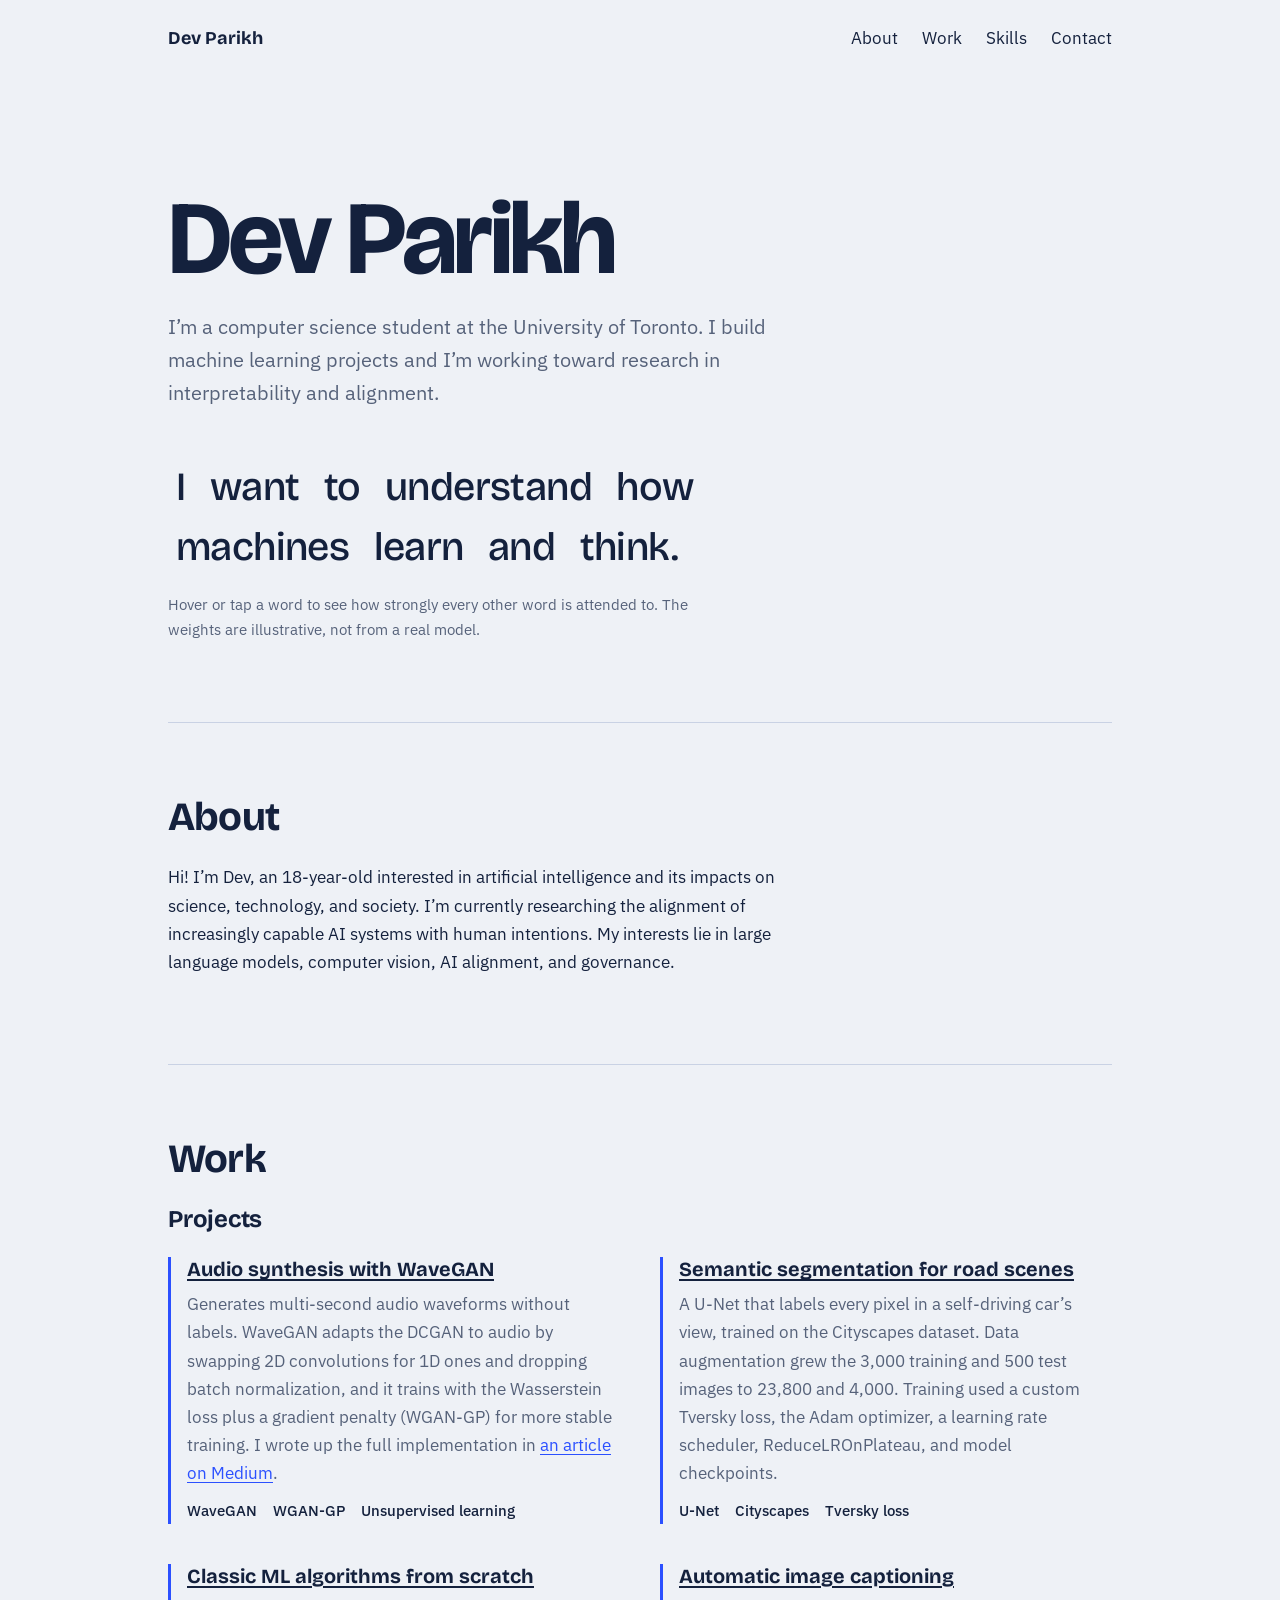
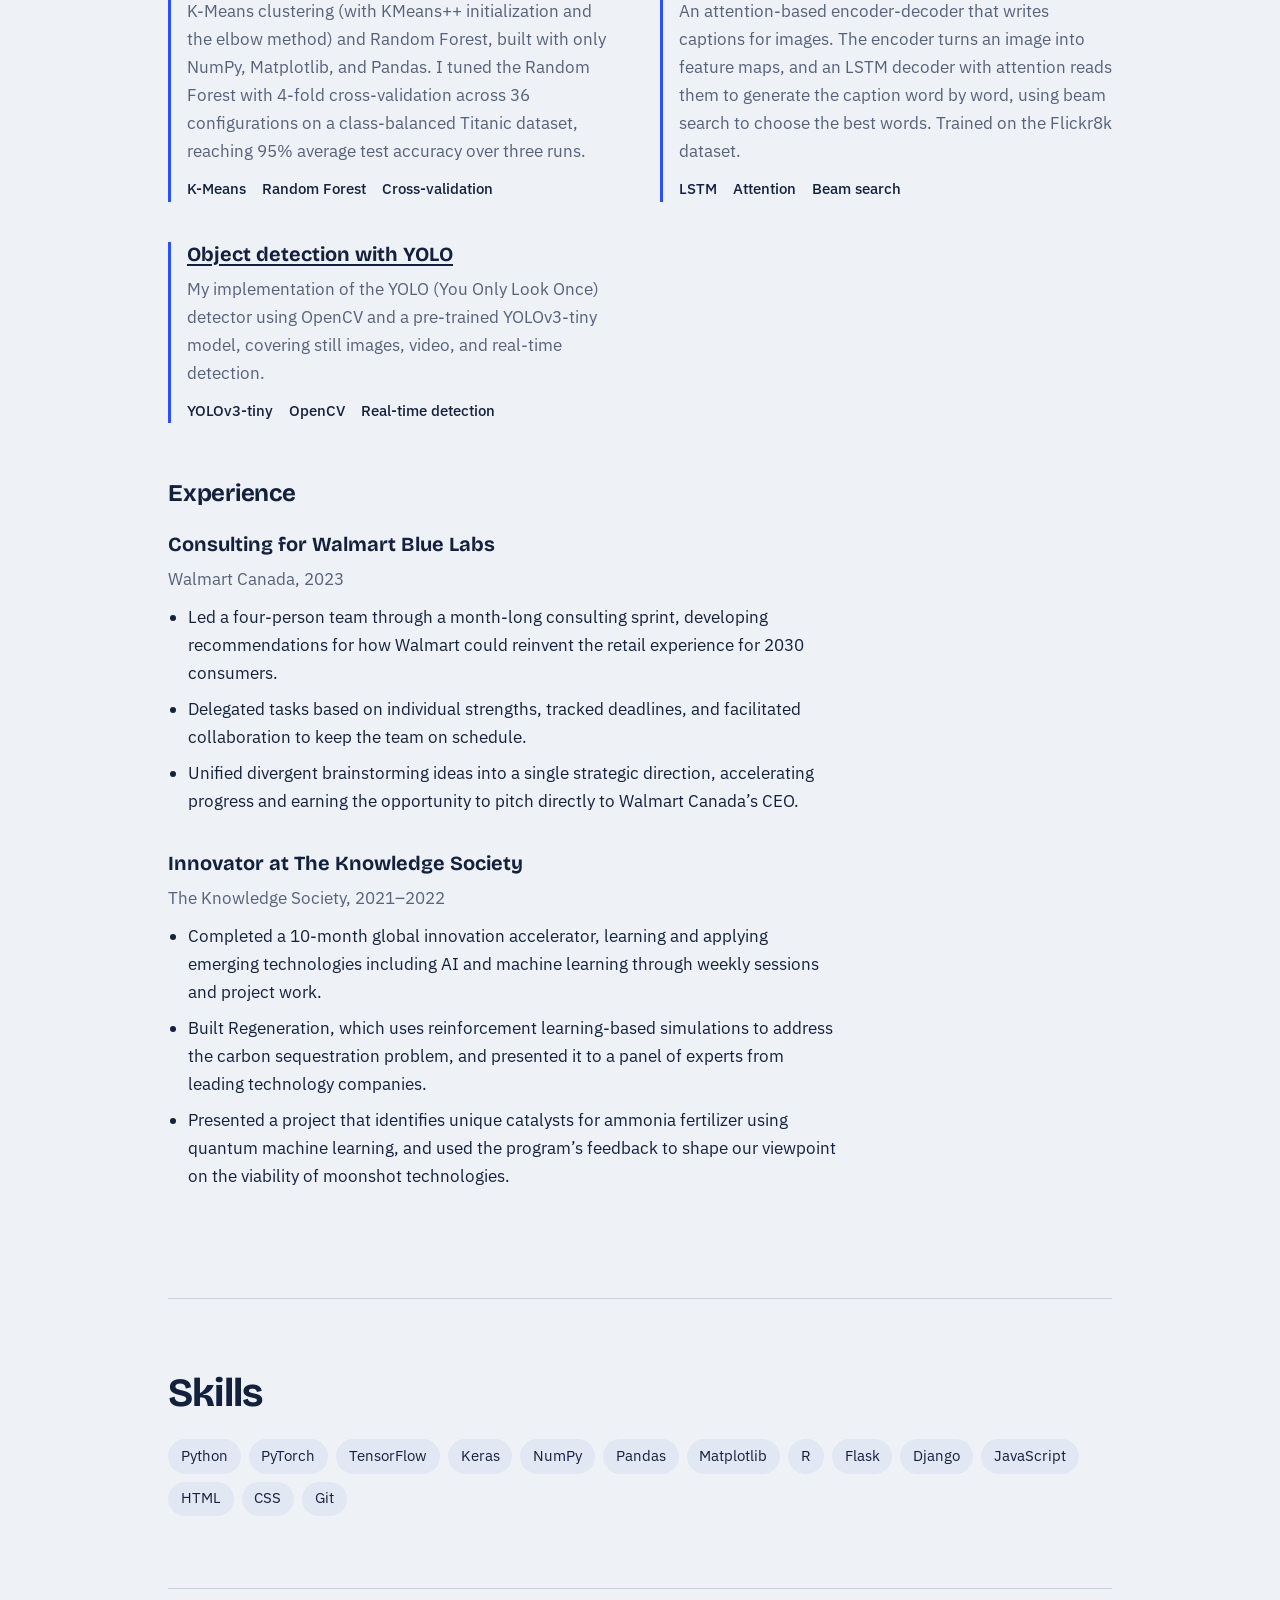
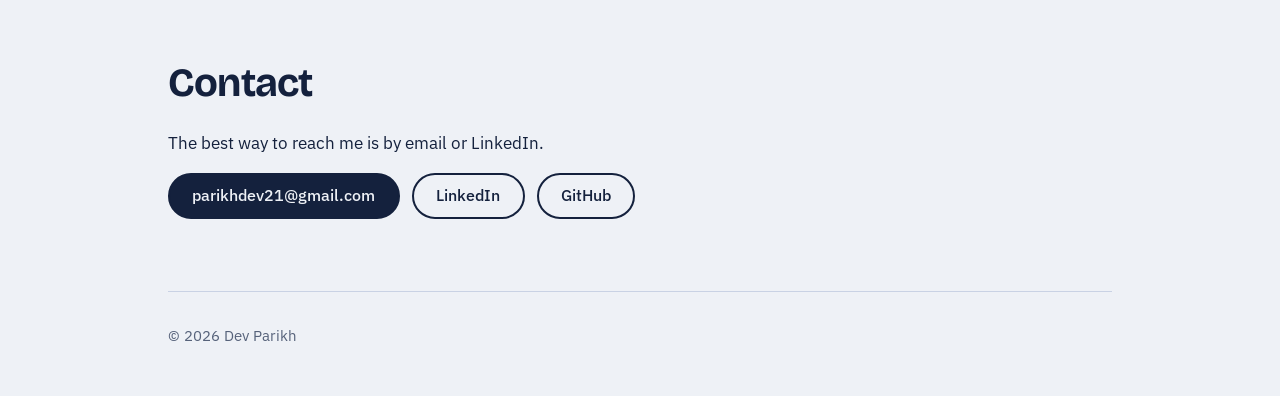
<file: index.html>
<!DOCTYPE html>
<html lang="en">
<head>
<meta charset="utf-8">
<meta name="viewport" content="width=device-width, initial-scale=1, viewport-fit=cover">
<title>Dev Parikh</title>
<meta name="description" content="Dev Parikh is a computer science student at the University of Toronto working toward interpretability and alignment research.">
<link rel="preconnect" href="https://fonts.googleapis.com">
<link rel="preconnect" href="https://fonts.gstatic.com" crossorigin>
<link href="https://fonts.googleapis.com/css2?family=Bricolage+Grotesque:opsz,wght@12..96,500;12..96,700&family=IBM+Plex+Sans:wght@400;500&display=swap" rel="stylesheet">
<link rel="stylesheet" href="style.css">
</head>
<body>
<div class="wrap">
  <nav aria-label="Main">
    <strong>Dev Parikh</strong>
    <ul>
      <li><a href="#about">About</a></li>
      <li><a href="#work">Work</a></li>
      <li><a href="#skills">Skills</a></li>
      <li><a href="#contact">Contact</a></li>
    </ul>
  </nav>

  <header class="hero">
    <h1>Dev Parikh</h1>
    <p class="lede">I’m a computer science student at the University of Toronto. I build machine learning projects and I’m working toward research in interpretability and alignment.</p>
    <p class="attn" id="attn" aria-label="I want to understand how machines learn and think."></p>
    <p class="hint">Hover or tap a word to see how strongly every other word is attended to. The weights are illustrative, not from a real model.</p>
  </header>

  <section id="about">
    <h2>About</h2>
    <p>Hi! I’m Dev, an 18-year-old interested in artificial intelligence and its impacts on science, technology, and society. I’m currently researching the alignment of increasingly capable AI systems with human intentions. My interests lie in large language models, computer vision, AI alignment, and governance.</p>
  </section>

  <section id="work">
    <h2>Work</h2>
    <h3 class="sub first">Projects</h3>
    <div class="projects">
      <article class="item proj">
        <h4><a href="https://github.com/devparikh/Audio-Synthesis-GANs">Audio synthesis with WaveGAN</a></h4>
        <p>Generates multi-second audio waveforms without labels. WaveGAN adapts the DCGAN to audio by swapping 2D convolutions for 1D ones and dropping batch normalization, and it trains with the Wasserstein loss plus a gradient penalty (WGAN-GP) for more stable training. I wrote up the full implementation in <a href="https://devparikh21.medium.com/synthesizing-realistic-audio-using-wavegans-49ec42a80340">an article on Medium</a>.</p>
        <ul class="tags"><li>WaveGAN</li><li>WGAN-GP</li><li>Unsupervised learning</li></ul>
      </article>
      <article class="item proj">
        <h4><a href="https://github.com/devparikh/Semantic-Segmentation-Road-Scenes">Semantic segmentation for road scenes</a></h4>
        <p>A U-Net that labels every pixel in a self-driving car’s view, trained on the Cityscapes dataset. Data augmentation grew the 3,000 training and 500 test images to 23,800 and 4,000. Training used a custom Tversky loss, the Adam optimizer, a learning rate scheduler, ReduceLROnPlateau, and model checkpoints.</p>
        <ul class="tags"><li>U-Net</li><li>Cityscapes</li><li>Tversky loss</li></ul>
      </article>
      <article class="item proj">
        <h4><a href="https://github.com/devparikh/Classic-ML-Algorithms-From-Scratch">Classic ML algorithms from scratch</a></h4>
        <p>K-Means clustering (with KMeans++ initialization and the elbow method) and Random Forest, built with only NumPy, Matplotlib, and Pandas. I tuned the Random Forest with 4-fold cross-validation across 36 configurations on a class-balanced Titanic dataset, reaching 95% average test accuracy over three runs.</p>
        <ul class="tags"><li>K-Means</li><li>Random Forest</li><li>Cross-validation</li></ul>
      </article>
      <article class="item proj">
        <h4><a href="https://github.com/devparikh/Automatic-Image-Captioning">Automatic image captioning</a></h4>
        <p>An attention-based encoder-decoder that writes captions for images. The encoder turns an image into feature maps, and an LSTM decoder with attention reads them to generate the caption word by word, using beam search to choose the best words. Trained on the Flickr8k dataset.</p>
        <ul class="tags"><li>LSTM</li><li>Attention</li><li>Beam search</li></ul>
      </article>
      <article class="item proj">
        <h4><a href="https://github.com/devparikh/Object-Detection-with-YOLO">Object detection with YOLO</a></h4>
        <p>My implementation of the YOLO (You Only Look Once) detector using OpenCV and a pre-trained YOLOv3-tiny model, covering still images, video, and real-time detection.</p>
        <ul class="tags"><li>YOLOv3-tiny</li><li>OpenCV</li><li>Real-time detection</li></ul>
      </article>
    </div>

    <h3 class="sub">Experience</h3>
    <article class="exp">
      <h4>Consulting for Walmart Blue Labs</h4>
      <p class="when">Walmart Canada, 2023</p>
      <ul>
        <li>Led a four-person team through a month-long consulting sprint, developing recommendations for how Walmart could reinvent the retail experience for 2030 consumers.</li>
        <li>Delegated tasks based on individual strengths, tracked deadlines, and facilitated collaboration to keep the team on schedule.</li>
        <li>Unified divergent brainstorming ideas into a single strategic direction, accelerating progress and earning the opportunity to pitch directly to Walmart Canada’s CEO.</li>
      </ul>
    </article>
    <article class="exp">
      <h4>Innovator at The Knowledge Society</h4>
      <p class="when">The Knowledge Society, 2021–2022</p>
      <ul>
        <li>Completed a 10-month global innovation accelerator, learning and applying emerging technologies including AI and machine learning through weekly sessions and project work.</li>
        <li>Built Regeneration, which uses reinforcement learning-based simulations to address the carbon sequestration problem, and presented it to a panel of experts from leading technology companies.</li>
        <li>Presented a project that identifies unique catalysts for ammonia fertilizer using quantum machine learning, and used the program’s feedback to shape our viewpoint on the viability of moonshot technologies.</li>
      </ul>
    </article>
  </section>

  <section id="skills">
    <h2>Skills</h2>
    <ul class="skills">
      <li>Python</li><li>PyTorch</li><li>TensorFlow</li><li>Keras</li><li>NumPy</li><li>Pandas</li><li>Matplotlib</li><li>R</li><li>Flask</li><li>Django</li><li>JavaScript</li><li>HTML</li><li>CSS</li><li>Git</li>
    </ul>
  </section>

  <section id="contact">
    <h2>Contact</h2>
    <p>The best way to reach me is by email or LinkedIn.</p>
    <ul class="links">
      <li><a class="btn btn-primary" href="mailto:parikhdev21@gmail.com">parikhdev21@gmail.com</a></li>
      <li><a class="btn" href="https://www.linkedin.com/in/dev-parikh-283b34209/">LinkedIn</a></li>
      <li><a class="btn" href="https://github.com/devparikh">GitHub</a></li>
    </ul>
  </section>

  <footer>© 2026 Dev Parikh</footer>
</div>

<script src="script.js" defer></script>
</body>
</html>
</file>
<file: style.css>
:root{
  --bg:#EEF1F6; --surface:#E2E8F3; --ink:#14213D; --muted:#56627A; --accent:#2B50FF; --line:#C9D2E4;
  --display:"Bricolage Grotesque","Helvetica Neue",Arial,sans-serif;
  --body:"IBM Plex Sans","Helvetica Neue",Arial,sans-serif;
  box-sizing:border-box;
  padding-top:env(safe-area-inset-top,0px);
  padding-bottom:env(safe-area-inset-bottom,0px);
}
@media (prefers-color-scheme:dark){
  :root:not([data-theme="light"]){--bg:#0D1322;--surface:#16203A;--ink:#E8ECF8;--muted:#9AA6C2;--accent:#8FA6FF;--line:#26324F}
}
:root[data-theme="dark"]{--bg:#0D1322;--surface:#16203A;--ink:#E8ECF8;--muted:#9AA6C2;--accent:#8FA6FF;--line:#26324F}
*,*::before,*::after{box-sizing:inherit}
html{scroll-padding-top:env(safe-area-inset-top,0px);-webkit-text-size-adjust:100%}
body{margin:0;background:var(--bg);color:var(--ink);font:400 1.0625rem/1.65 var(--body)}
a{color:var(--accent);text-underline-offset:3px}
a:focus-visible,.w:focus-visible{outline:3px solid var(--accent);outline-offset:3px;border-radius:4px}
.wrap{max-width:62rem;margin:0 auto;padding:0 1.5rem}
nav{display:flex;justify-content:space-between;align-items:baseline;gap:1rem;padding:1.5rem 0}
nav strong{font:700 1.125rem var(--display)}
nav ul{display:flex;gap:1.5rem;list-style:none;margin:0;padding:0}
nav a{color:var(--ink);text-decoration:none}
nav a:hover{color:var(--accent)}
.hero{padding:clamp(3rem,10vw,7rem) 0 clamp(2.5rem,7vw,5rem)}
h1{font:700 clamp(2.75rem,9vw,6.5rem)/0.98 var(--display);letter-spacing:-0.035em;margin:0 0 1.25rem}
.lede{max-width:40rem;color:var(--muted);font-size:1.25rem;margin:0 0 3rem}
.attn{font:500 clamp(1.5rem,4.2vw,2.5rem)/1.5 var(--display);letter-spacing:-0.015em;max-width:44rem;margin:0}
.w{display:inline-block;padding:0 .3em;margin:0 -.1em;border-radius:.3em;cursor:default;transition:background-color .15s}
.hint{color:var(--muted);font-size:.9375rem;margin:1rem 0 0;max-width:36rem}
section{padding:clamp(2.5rem,6vw,4.5rem) 0;border-top:1px solid var(--line)}
h2{font:700 clamp(1.75rem,4vw,2.5rem)/1.1 var(--display);letter-spacing:-0.02em;margin:0 0 1.5rem}
h3{font:700 1.25rem/1.25 var(--display);margin:0 0 .4rem}
p{margin:0 0 1rem;max-width:40rem}
.grid{display:grid;grid-template-columns:repeat(auto-fit,minmax(15rem,1fr));gap:2rem 2.5rem}
.item p{color:var(--muted);margin:0}
.proj{border-left:3px solid var(--accent);padding-left:1rem}
.skills{display:flex;flex-wrap:wrap;gap:.5rem;list-style:none;padding:0;margin:0}
.skills li{background:var(--surface);padding:.3rem .8rem;border-radius:999px;font-size:.9375rem}
.links{display:flex;flex-wrap:wrap;gap:.75rem;list-style:none;padding:0;margin:0}
.btn{display:inline-block;padding:.7rem 1.4rem;border:2px solid var(--ink);border-radius:999px;color:var(--ink);font:500 1rem/1.2 var(--body);text-decoration:none;transition:background-color .15s,color .15s,border-color .15s}
.btn:hover{border-color:var(--accent);color:var(--accent)}
.btn-primary{background:var(--ink);color:var(--bg)}
.btn-primary:hover{background:var(--accent);border-color:var(--accent);color:var(--bg)}
footer{padding:2rem 0 3rem;color:var(--muted);font-size:.9375rem;border-top:1px solid var(--line)}
h4{font:700 1.25rem/1.25 var(--display);margin:0 0 .5rem}
.sub{font:700 1.5rem/1.2 var(--display);letter-spacing:-0.01em;margin:3.5rem 0 1.5rem}
.sub.first{margin-top:0}
.projects{display:grid;grid-template-columns:repeat(auto-fit,minmax(19rem,1fr));gap:2.5rem}
.proj h4 a{color:var(--ink)}
.proj h4 a:hover{color:var(--accent)}
.tags{display:flex;flex-wrap:wrap;gap:.25rem 1rem;list-style:none;padding:0;margin:.75rem 0 0;color:var(--ink);font-size:.9375rem;font-weight:500}
.exp{margin:0 0 2.25rem}
.exp .when{color:var(--muted);margin:0 0 .6rem}
.exp ul{margin:0;padding-left:1.25rem;max-width:42rem}
.exp li{margin-bottom:.5rem}
@media (max-width:34rem){nav ul{gap:1rem}}
</file>
